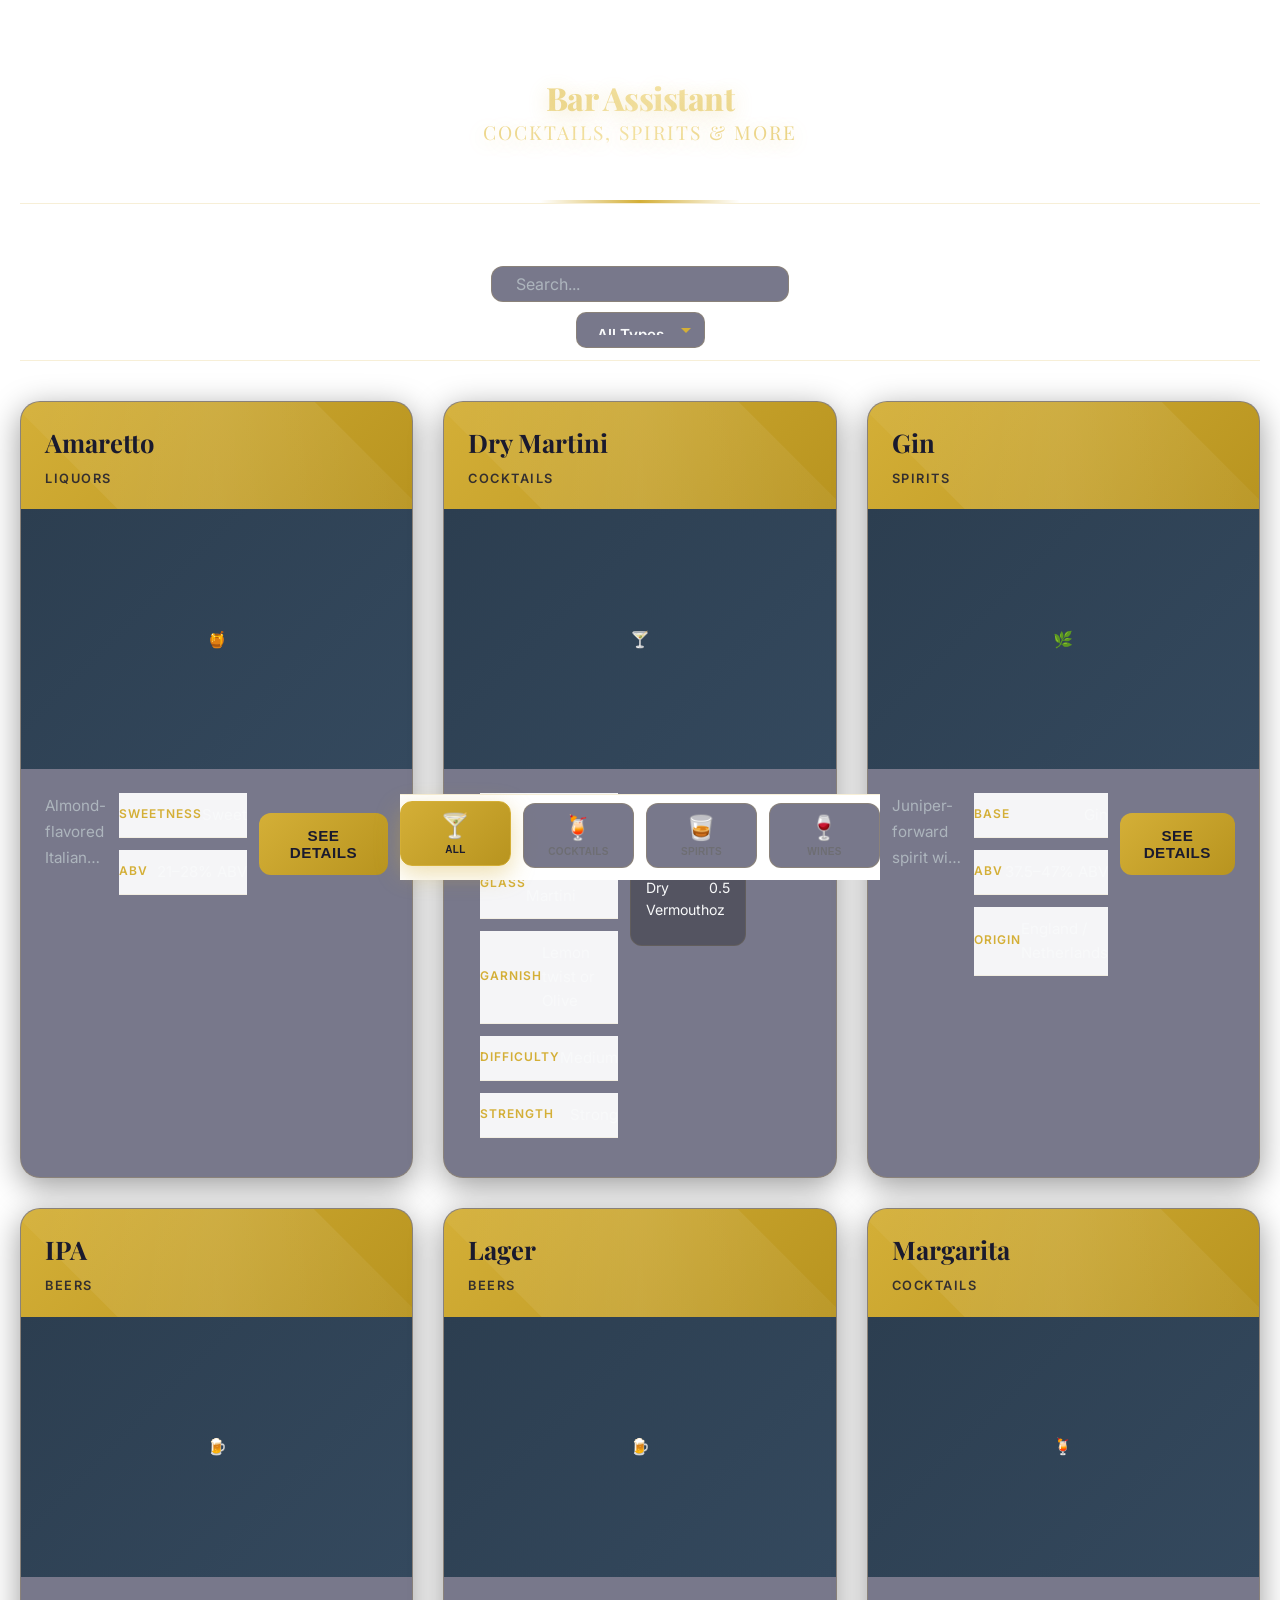
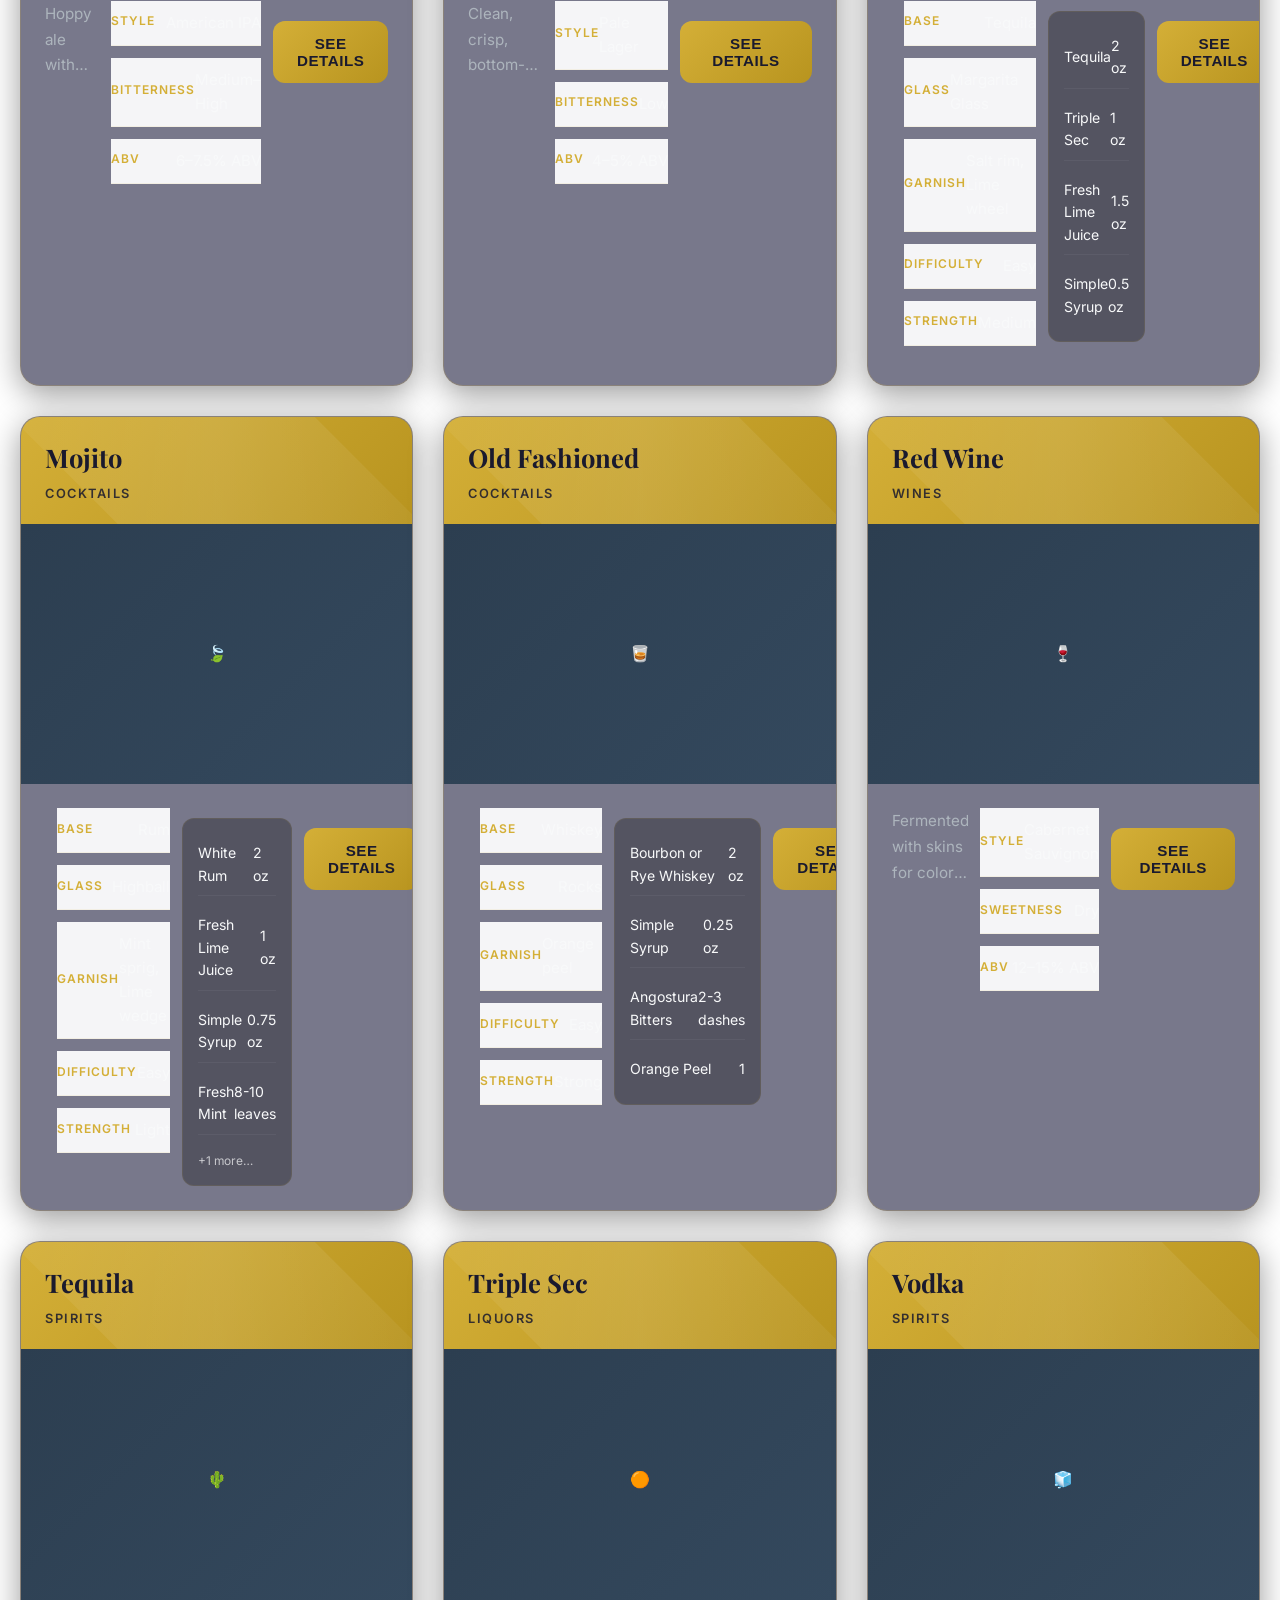
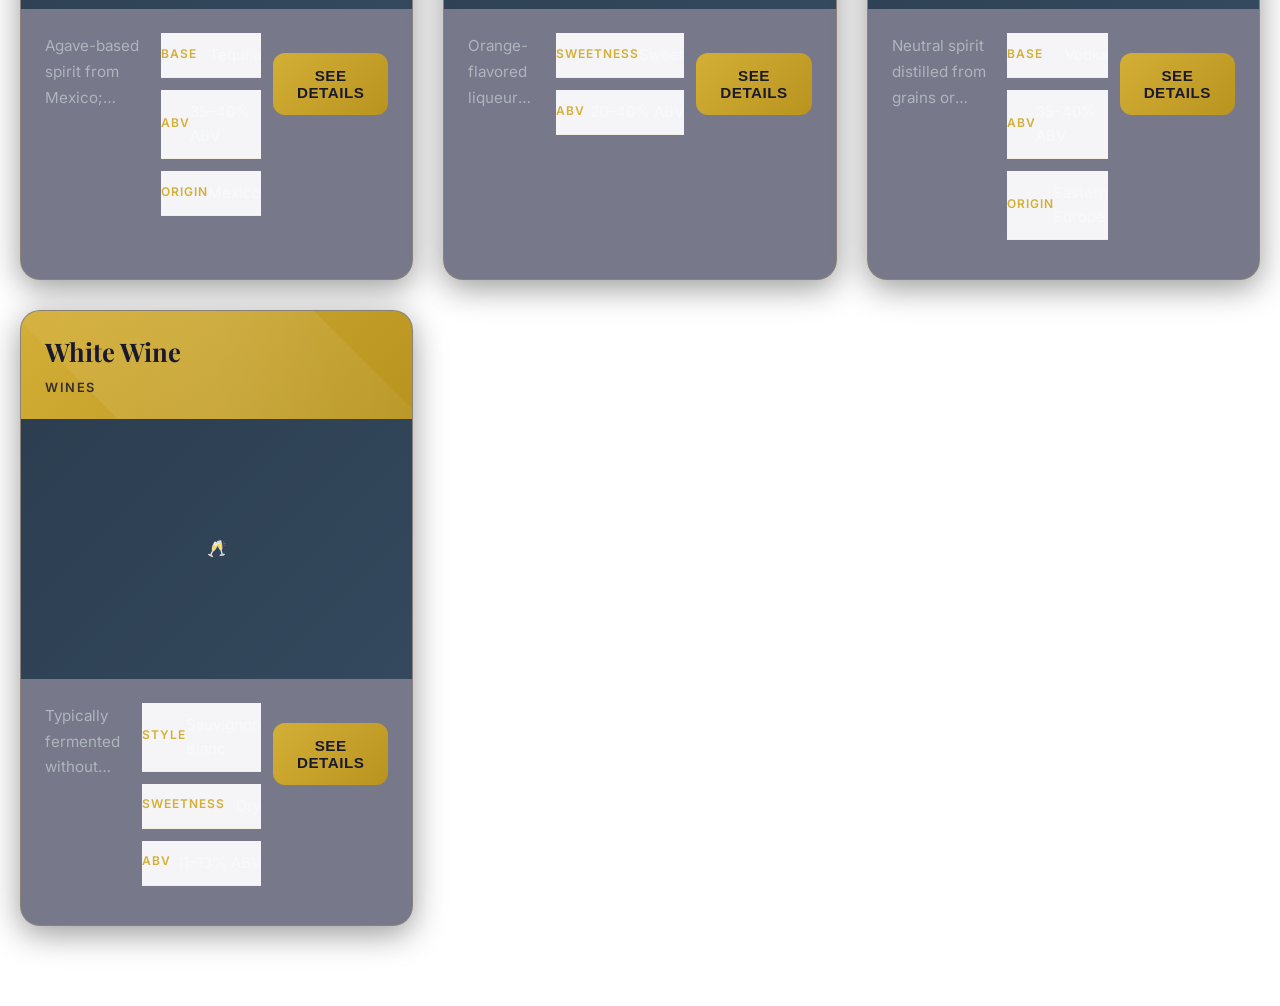
<file: mobile/index.html>
<!DOCTYPE html>
<html lang="en">
<head>
    <meta charset="UTF-8">
    <meta name="viewport" content="width=device-width, initial-scale=1.0">
    <title>Bar Assistant Pro - Cocktails & Spirits Guide</title>
    <link rel="preconnect" href="https://fonts.googleapis.com">
    <link rel="preconnect" href="https://fonts.gstatic.com" crossorigin>
    <link href="https://fonts.googleapis.com/css2?family=Inter:wght@300;400;500;600;700&family=Playfair+Display:wght@700;900&display=swap" rel="stylesheet">
    <link rel="stylesheet" href="styles.css">
    <style>
        * {
            margin: 0;
            padding: 0;
            box-sizing: border-box;
        }

        :root {
            --primary: #d4af37;
            --primary-dark: #b8941f;
            --secondary: #1a1a2e;
            --accent: #e63946;
            --bg-dark: #0f0f1e;
            --bg-card: #1e1e3f;
            --text-light: #f8f9fa;
            --text-gray: #adb5bd;
            --border: rgba(212, 175, 55, 0.2);
            --shadow: rgba(0, 0, 0, 0.4);
        }

        body {
            font-family: 'Inter', -apple-system, BlinkMacSystemFont, 'Segoe UI', sans-serif;
            background: linear-gradient(135deg, var(--bg-dark) 0%, var(--secondary) 100%);
            color: var(--text-light);
            min-height: 100vh;
            padding: 0;
            line-height: 1.6;
        }

        body::before {
            content: '';
            position: fixed;
            top: 0;
            left: 0;
            right: 0;
            bottom: 0;
            background: 
                radial-gradient(circle at 20% 50%, rgba(212, 175, 55, 0.1) 0%, transparent 50%),
                radial-gradient(circle at 80% 80%, rgba(230, 57, 70, 0.1) 0%, transparent 50%);
            pointer-events: none;
            z-index: 0;
        }

        #app {
            max-width: 1600px;
            margin: 0 auto;
            padding: 20px;
            position: relative;
            z-index: 1;
        }

        .topbar {
            text-align: center;
            margin-bottom: 50px;
            padding: 60px 20px 40px;
            position: relative;
        }

        .topbar::after {
            content: '';
            position: absolute;
            bottom: 0;
            left: 50%;
            transform: translateX(-50%);
            width: 200px;
            height: 3px;
            background: linear-gradient(90deg, transparent, var(--primary), transparent);
        }

        .topbar-title {
            font-family: 'Playfair Display', serif;
            font-size: clamp(2.5rem, 5vw, 4.5rem);
            font-weight: 900;
            background: linear-gradient(135deg, var(--primary) 0%, #f4e4a8 50%, var(--primary) 100%);
            -webkit-background-clip: text;
            -webkit-text-fill-color: transparent;
            background-clip: text;
            margin-bottom: 15px;
            letter-spacing: -1px;
            text-shadow: 0 4px 20px rgba(212, 175, 55, 0.3);
        }

        .subtitle {
            color: var(--text-gray);
            font-size: clamp(1rem, 2vw, 1.2rem);
            font-weight: 300;
            letter-spacing: 2px;
            text-transform: uppercase;
        }

        .toolbar {
            margin-bottom: 40px;
            display: flex;
            flex-direction: column;
            align-items: center;
        }

        .search {
            display: flex;
            gap: 15px;
            justify-content: center;
            flex-wrap: wrap;
            max-width: 800px;
            margin-left: auto;
            margin-right: auto;
        }

        #searchInput {
            padding: 16px 24px;
            border: 1px solid var(--border);
            border-radius: 12px;
            background: rgba(30, 30, 63, 0.6);
            backdrop-filter: blur(10px);
            -webkit-backdrop-filter: blur(10px);
            font-size: 1rem;
            color: var(--text-light);
            transition: all 0.3s ease;
            font-family: 'Inter', sans-serif;
            flex: 1;
            min-width: 280px;
        }

        #searchInput::placeholder {
            color: var(--text-gray);
        }

        #searchInput:focus {
            outline: none;
            border-color: var(--primary);
            box-shadow: 0 0 0 3px rgba(212, 175, 55, 0.1);
            background: rgba(30, 30, 63, 0.8);
        }

        .tabbar {
            display: flex;
            gap: 12px;
            justify-content: center;
            flex-wrap: wrap;
            margin-bottom: 20px;
        }

        .tab {
            padding: 10px 20px;
            background: rgba(30, 30, 63, 0.6);
            backdrop-filter: blur(10px);
            -webkit-backdrop-filter: blur(10px);
            border: 1px solid var(--border);
            border-radius: 12px;
            cursor: pointer;
            font-size: 0.95rem;
            font-weight: 500;
            transition: all 0.3s cubic-bezier(0.4, 0, 0.2, 1);
            letter-spacing: 0.5px;
        }

        .tab.active {
            background: linear-gradient(135deg, var(--primary) 0%, var(--primary-dark) 100%);
            border-color: var(--primary);
            transform: translateY(-2px);
            box-shadow: 0 8px 24px rgba(212, 175, 55, 0.4);
            color: var(--secondary);
        }

        .content-list {
            display: grid;
            grid-template-columns: repeat(auto-fill, minmax(340px, 1fr));
            gap: 30px;
            margin-bottom: 60px;
        }

        .card {
            background: rgba(30, 30, 63, 0.6);
            backdrop-filter: blur(10px);
            -webkit-backdrop-filter: blur(10px);
            border-radius: 20px;
            overflow: hidden;
            border: 1px solid var(--border);
            transition: all 0.4s cubic-bezier(0.4, 0, 0.2, 1);
            box-shadow: 0 8px 32px var(--shadow);
            cursor: pointer;
            position: relative;
        }

        .card::before {
            content: '';
            position: absolute;
            top: 0;
            left: 0;
            right: 0;
            bottom: 0;
            background: linear-gradient(135deg, rgba(212, 175, 55, 0.05) 0%, transparent 100%);
            opacity: 0;
            transition: opacity 0.4s;
            pointer-events: none;
        }

        .card:hover {
            transform: translateY(-8px);
            box-shadow: 0 20px 60px rgba(0, 0, 0, 0.6), 0 0 0 1px var(--primary);
            border-color: var(--primary);
        }

        .card:hover::before {
            opacity: 1;
        }

        .card-header {
            background: linear-gradient(135deg, var(--primary) 0%, var(--primary-dark) 100%);
            padding: 20px 24px;
            color: var(--secondary);
            position: relative;
            overflow: hidden;
        }

        .card-header::after {
            content: '';
            position: absolute;
            top: -50%;
            right: -50%;
            width: 200%;
            height: 200%;
            background: linear-gradient(45deg, transparent, rgba(255, 255, 255, 0.1), transparent);
            transform: rotate(45deg);
            transition: all 0.5s;
        }

        .card:hover .card-header::after {
            right: -200%;
        }

        .card-header h3 {
            font-family: 'Playfair Display', serif;
            font-size: 1.6rem;
            margin-bottom: 6px;
            font-weight: 700;
            position: relative;
            z-index: 1;
        }

        .card-category {
            font-size: 0.8rem;
            opacity: 0.85;
            font-weight: 600;
            text-transform: uppercase;
            letter-spacing: 1.5px;
            position: relative;
            z-index: 1;
        }

        .card-image {
            width: 100%;
            height: 260px;
            background: linear-gradient(135deg, #2c3e50 0%, #34495e 100%);
            display: flex;
            align-items: center;
            justify-content: center;
            position: relative;
            overflow: hidden;
        }

        .card-image img {
            width: 100%;
            height: 100%;
            object-fit: cover;
            transition: transform 0.6s cubic-bezier(0.4, 0, 0.2, 1);
        }

        .card:hover .card-image img {
            transform: scale(1.1);
        }

        .card-image-placeholder {
            font-size: 5rem;
            filter: drop-shadow(0 4px 8px rgba(0, 0, 0, 0.3));
        }

        .card-content {
            padding: 24px;
        }

        .card-description {
            font-size: 0.95rem;
            color: var(--text-gray);
            margin-bottom: 20px;
            line-height: 1.7;
            display: -webkit-box;
            -webkit-line-clamp: 3;
            line-clamp: 3;  /* Standard property */
            -webkit-box-orient: vertical;
            overflow: hidden;
        }

        .card-details {
            display: flex;
            flex-direction: column;
            gap: 12px;
            font-size: 0.9rem;
            margin-bottom: 15px;
        }

        .detail-item {
            padding: 10px 0;
            border-bottom: 1px solid rgba(212, 175, 55, 0.1);
            display: flex;
            justify-content: space-between;
            align-items: center;
        }

        .detail-label {
            color: var(--primary);
            font-weight: 600;
            text-transform: uppercase;
            font-size: 0.75rem;
            letter-spacing: 1px;
        }

        .detail-value {
            color: var(--text-light);
            font-weight: 400;
        }

        .modal {
            display: none;
            position: fixed;
            top: 0;
            left: 0;
            width: 100%;
            height: 100%;
            background: rgba(0, 0, 0, 0.85);
            backdrop-filter: blur(8px);
            -webkit-backdrop-filter: blur(8px);
            z-index: 2000;
            justify-content: center;
            align-items: center;
            padding: 20px;
            overflow-y: auto;
            animation: fadeIn 0.3s ease;
        }

        @keyframes fadeIn {
            from { opacity: 0; }
            to { opacity: 1; }
        }

        .modal.active {
            display: flex;
        }

        .modal-content {
            background: rgba(30, 30, 63, 0.6);
            backdrop-filter: blur(10px);
            -webkit-backdrop-filter: blur(10px);
            border-radius: 20px;
            padding: 20px;
            width: 100%;
            max-width: 600px;
            margin: 0 auto;
            box-shadow: 0 8px 32px var(--shadow);
        }

        .modal-header {
            display: flex;
            justify-content: space-between;
            align-items: center;
            margin-bottom: 20px;
        }

        .close-modal {
            font-size: 1.5rem;
            cursor: pointer;
            background: none;
            border: none;
            padding: 0;
            margin: 0;
            color: var(--text-gray);
        }

        .close-modal:hover {
            color: var(--primary);
        }

        .modal-body {
            padding: 20px;
        }

        .detail-title {
            font-size: 1.6rem;
            font-weight: 700;
            margin-bottom: 10px;
        }

        .detail-section {
            margin-bottom: 20px;
        }

        .section-title {
            font-size: 1.2rem;
            font-weight: 600;
            margin-bottom: 10px;
        }

        .detail-grid {
            display: grid;
            grid-template-columns: repeat(2, 1fr);
            gap: 10px;
        }

        .detail-item {
            padding: 10px 0;
            border-bottom: 1px solid rgba(212, 175, 55, 0.1);
            display: flex;
            justify-content: space-between;
            align-items: center;
        }

        .detail-label {
            color: var(--primary);
            font-weight: 600;
            text-transform: uppercase;
            font-size: 0.75rem;
            letter-spacing: 1px;
        }

        .detail-value {
            color: var(--text-light);
            font-weight: 400;
        }

        .ingredients-list {
            background: rgba(0, 0, 0, 0.3);
            padding: 15px;
            border-radius: 12px;
            margin-top: 10px;
            font-size: 0.88rem;
            border: 1px solid rgba(212, 175, 55, 0.1);
        }

        .ingredient {
            display: flex;
            justify-content: space-between;
            padding: 8px 0;
            border-bottom: 1px solid rgba(255, 255, 255, 0.05);
            align-items: center;
        }

        .ingredient:last-child {
            border-bottom: none;
        }

        .expand-btn {
            margin-top: 20px;
            padding: 14px 24px;
            background: linear-gradient(135deg, var(--primary) 0%, var(--primary-dark) 100%);
            color: var(--secondary);
            border: none;
            border-radius: 12px;
            cursor: pointer;
            font-weight: 600;
            width: 100%;
            transition: all 0.3s cubic-bezier(0.4, 0, 0.2, 1);
            font-size: 0.95rem;
            letter-spacing: 0.5px;
            text-transform: uppercase;
        }

        .expand-btn:hover {
            background: linear-gradient(135deg, var(--primary-dark) 0%, var(--primary) 100%);
            transform: translateY(-2px);
            box-shadow: 0 8px 24px rgba(212, 175, 55, 0.4);
        }

        .sheet {
            background: rgba(30, 30, 63, 0.95);
            backdrop-filter: blur(15px);
            -webkit-backdrop-filter: blur(15px);
            border-radius: 20px;
            width: 100%;
            max-width: 700px;
            max-height: 85vh;
            overflow-y: auto;
            box-shadow: 0 20px 60px rgba(0, 0, 0, 0.8);
            border: 1px solid var(--border);
        }

        .sheet-header {
            position: sticky;
            top: 0;
            background: linear-gradient(135deg, var(--primary) 0%, var(--primary-dark) 100%);
            padding: 25px 30px;
            border-bottom: 1px solid rgba(212, 175, 55, 0.3);
            display: flex;
            justify-content: space-between;
            align-items: center;
            z-index: 10;
        }

        .sheet-header h2 {
            font-family: 'Playfair Display', serif;
            font-size: 1.8rem;
            color: var(--secondary);
            margin: 0;
        }

        .icon-btn {
            width: 40px;
            height: 40px;
            border-radius: 50%;
            border: none;
            background: rgba(0, 0, 0, 0.3);
            color: var(--secondary);
            font-size: 1.5rem;
            cursor: pointer;
            transition: all 0.3s;
            display: flex;
            align-items: center;
            justify-content: center;
        }

        .icon-btn:hover {
            background: var(--secondary);
            color: var(--primary);
            transform: rotate(90deg);
        }

        .sheet-body {
            padding: 30px;
        }

        .modal-section {
            margin-bottom: 30px;
            padding-bottom: 25px;
            border-bottom: 1px solid rgba(212, 175, 55, 0.1);
        }

        .modal-section:last-child {
            border-bottom: none;
        }

        .modal-section h3 {
            font-family: 'Playfair Display', serif;
            font-size: 1.4rem;
            margin-bottom: 15px;
            color: var(--primary);
            position: relative;
            padding-bottom: 10px;
        }

        .modal-section h3::after {
            content: '';
            position: absolute;
            bottom: 0;
            left: 0;
            width: 50px;
            height: 3px;
            background: var(--primary);
            border-radius: 3px;
        }

        .modal-section p {
            line-height: 1.8;
            color: var(--text-light);
            font-size: 1rem;
        }

        .tag {
            display: inline-block;
            padding: 6px 14px;
            background: rgba(212, 175, 55, 0.15);
            border: 1px solid rgba(212, 175, 55, 0.3);
            border-radius: 20px;
            font-size: 0.8rem;
            font-weight: 600;
            color: var(--primary);
            margin-right: 8px;
            margin-bottom: 8px;
            text-transform: uppercase;
            letter-spacing: 0.5px;
        }

        .ingredient-item {
            display: flex;
            justify-content: space-between;
            padding: 12px 0;
            border-bottom: 1px solid rgba(212, 175, 55, 0.1);
            font-size: 0.95rem;
        }

        .ingredient-item:last-child {
            border-bottom: none;
        }

        .ingredient-item span:first-child {
            color: var(--text-light);
            font-weight: 500;
        }

        .ingredient-item span:last-child {
            color: var(--primary);
            font-weight: 600;
        }

        .modal-section ol {
            padding-left: 25px;
            color: var(--text-light);
        }

        .modal-section ol li {
            margin-bottom: 12px;
            line-height: 1.7;
            font-size: 0.95rem;
        }

        .no-results {
            text-align: center;
            padding: 80px 30px;
            color: var(--text-gray);
            grid-column: 1 / -1;
        }

        .no-results-icon {
            font-size: 4rem;
            margin-bottom: 20px;
            opacity: 0.5;
        }

        .btn {
            padding: 12px 20px;
            border: 1px solid var(--border);
            border-radius: 10px;
            background: rgba(30, 30, 63, 0.6);
            color: var(--text-light);
            font-size: 0.95rem;
            cursor: pointer;
            transition: all 0.3s;
            font-family: 'Inter', sans-serif;
        }

        .btn:hover {
            background: rgba(212, 175, 55, 0.1);
            border-color: var(--primary);
        }

        .btn:focus {
            outline: none;
            border-color: var(--primary);
            box-shadow: 0 0 0 3px rgba(212, 175, 55, 0.1);
        }

        select.btn {
            appearance: none;
            background-image: url("data:image/svg+xml,%3Csvg xmlns='http://www.w3.org/2000/svg' width='12' height='12' viewBox='0 0 12 12'%3E%3Cpath fill='%23d4af37' d='M6 9L1 4h10z'/%3E%3C/svg%3E");
            background-repeat: no-repeat;
            background-position: right 12px center;
            padding-right: 40px;
        }

        @media (max-width: 768px) {
            .topbar {
                padding: 30px 15px 20px;
            }

            .topbar-title h1 {
                font-size: 2rem;
            }

            .toolbar {
                padding: 0 15px;
            }

            .search {
                flex-direction: column;
                width: 100%;
            }

            #searchInput {
                width: 100%;
                min-width: auto;
            }

            .btn {
                width: 100%;
            }

            .content-list {
                grid-template-columns: 1fr;
                padding: 15px;
            }

            .card-header h3 {
                font-size: 1.3rem;
            }

            .card-image {
                height: 200px;
                font-size: 3.5rem;
            }

            .sheet {
                max-width: 100%;
                max-height: 95vh;
                border-radius: 20px 20px 0 0;
            }

            .sheet-header {
                padding: 20px;
            }

            .sheet-header h2 {
                font-size: 1.5rem;
            }

            .sheet-body {
                padding: 20px;
            }
        }
    </style>
</head>
<body>
    <div id="app">
        <div class="topbar">
            <div class="topbar-title">
                <h1>Bar Assistant</h1>
                <p class="subtitle">Cocktails, Spirits & More</p>
            </div>
        </div>

        <div class="toolbar">
            <div class="search">
                <input type="text" id="searchInput" placeholder="Search..." aria-label="Search drinks">
            </div>
            <select id="filterSelect" class="btn btn-light" aria-label="Filter by base spirit">
                <option value="">All Types</option>
                <option value="vodka">Vodka</option>
                <option value="gin">Gin</option>
                <option value="rum">Rum</option>
                <option value="tequila">Tequila</option>
                <option value="whiskey">Whiskey</option>
                <option value="bourbon">Bourbon</option>
            </select>
        </div>

        <div id="contentArea" class="content-list">
            <!-- Dynamic content -->
        </div>

        <div class="tabbar">
            <button class="tab active" data-category="all" aria-label="All items">
                <span class="icon">🍸</span>
                <span class="label">ALL</span>
            </button>
            <button class="tab" data-category="cocktails" aria-label="Cocktails">
                <span class="icon">🍹</span>
                <span class="label">COCKTAILS</span>
            </button>
            <button class="tab" data-category="spirits" aria-label="Spirits">
                <span class="icon">🥃</span>
                <span class="label">SPIRITS</span>
            </button>
            <button class="tab" data-category="wines" aria-label="Wines">
                <span class="icon">🍷</span>
                <span class="label">WINES</span>
            </button>
        </div>
    </div>

    <!-- Modal -->
    <div class="modal" id="detailModal">
        <div class="sheet">
            <div class="sheet-header">
                <h2 id="modalTitle">Details</h2>
                <button class="icon-btn" onclick="closeModal()" aria-label="Close">&times;</button>
            </div>
            <div class="sheet-body" id="modalBody">
                <!-- Dynamic modal content -->
            </div>
        </div>
    </div>

    <script src="app.js"></script>
</body>
</html>
</file>
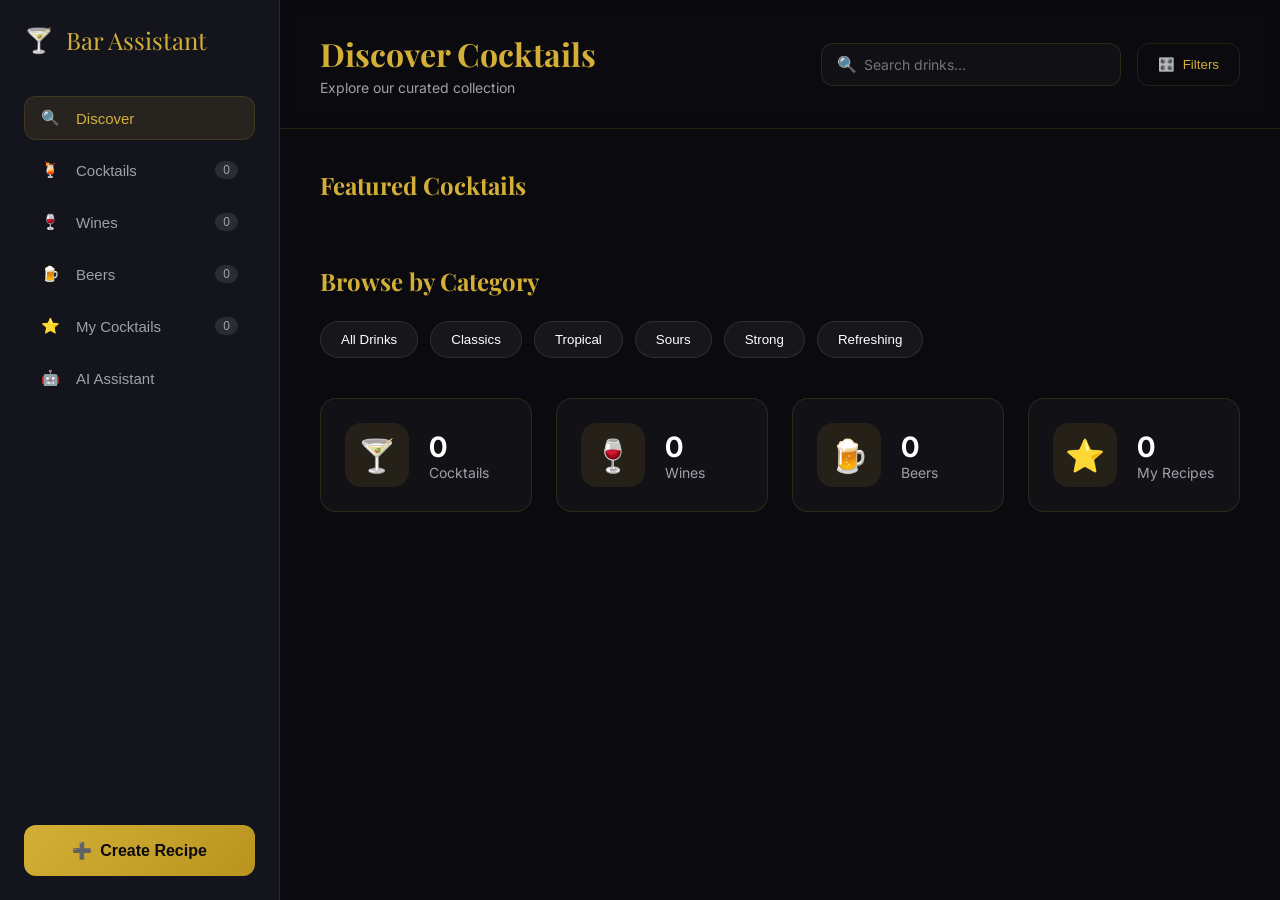
<file: v2/index.html>
<!DOCTYPE html>
<html lang="en">
<head>
  <meta charset="UTF-8">
  <meta name="viewport" content="width=device-width, initial-scale=1.0">
  <title>Bar Assistant Pro - Master Mixologist</title>
  <link rel="preconnect" href="https://fonts.googleapis.com">
  <link rel="preconnect" href="https://fonts.gstatic.com" crossorigin>
  <link href="https://fonts.googleapis.com/css2?family=Inter:wght@300;400;500;600;700;800;900&family=Playfair+Display:wght@700;800;900&display=swap" rel="stylesheet">
  <link rel="stylesheet" href="./styles.css">
</head>
<body>
  <!-- Sidebar Navigation -->
  <aside class="sidebar">
    <div class="sidebar-header">
      <div class="logo">
        <span class="logo-icon">🍸</span>
        <span class="logo-text">Bar Assistant</span>
      </div>
    </div>
    
    <nav class="sidebar-nav">
      <button class="nav-item active" data-view="discover">
        <span class="nav-icon">🔍</span>
        <span class="nav-label">Discover</span>
      </button>
      <button class="nav-item" data-view="cocktails">
        <span class="nav-icon">🍹</span>
        <span class="nav-label">Cocktails</span>
        <span class="nav-count" id="cocktailCount">0</span>
      </button>
      <button class="nav-item" data-view="wines">
        <span class="nav-icon">🍷</span>
        <span class="nav-label">Wines</span>
        <span class="nav-count" id="wineCount">0</span>
      </button>
      <button class="nav-item" data-view="beers">
        <span class="nav-icon">🍺</span>
        <span class="nav-label">Beers</span>
        <span class="nav-count" id="beerCount">0</span>
      </button>
      <button class="nav-item" data-view="custom">
        <span class="nav-icon">⭐</span>
        <span class="nav-label">My Cocktails</span>
        <span class="nav-count" id="customCount">0</span>
      </button>
      <button class="nav-item" data-view="assistant">
        <span class="nav-icon">🤖</span>
        <span class="nav-label">AI Assistant</span>
      </button>
    </nav>

    <div class="sidebar-footer">
      <button class="btn-create" id="btnCreateCocktail">
        <span>➕</span>
        <span>Create Recipe</span>
      </button>
    </div>
  </aside>

  <!-- Main Content -->
  <main class="main-content">
    <!-- Header -->
    <header class="content-header">
      <div class="header-left">
        <h1 class="page-title" id="pageTitle">Discover Cocktails</h1>
        <p class="page-subtitle" id="pageSubtitle">Explore our curated collection</p>
      </div>
      <div class="header-right">
        <div class="search-box">
          <span class="search-icon">🔍</span>
          <input type="search" id="searchInput" placeholder="Search drinks..." class="search-input">
        </div>
        <button class="btn-filter" id="btnFilter">
          <span>🎛️</span>
          <span>Filters</span>
        </button>
      </div>
    </header>

    <!-- Views Container -->
    <div class="views-container">
      
      <!-- Discover View -->
      <section class="view active" id="discoverView">
        <div class="featured-section">
          <h2 class="section-title">Featured Cocktails</h2>
          <div class="featured-grid" id="featuredGrid"></div>
        </div>
        
        <div class="category-section">
          <h2 class="section-title">Browse by Category</h2>
          <div class="category-pills">
            <button class="pill" data-category="all">All Drinks</button>
            <button class="pill" data-category="classic">Classics</button>
            <button class="pill" data-category="tropical">Tropical</button>
            <button class="pill" data-category="sour">Sours</button>
            <button class="pill" data-category="strong">Strong</button>
            <button class="pill" data-category="refreshing">Refreshing</button>
          </div>
        </div>

        <div class="quick-stats">
          <div class="stat-card">
            <div class="stat-icon">🍸</div>
            <div class="stat-info">
              <div class="stat-value" id="totalCocktails">0</div>
              <div class="stat-label">Cocktails</div>
            </div>
          </div>
          <div class="stat-card">
            <div class="stat-icon">🍷</div>
            <div class="stat-info">
              <div class="stat-value" id="totalWines">0</div>
              <div class="stat-label">Wines</div>
            </div>
          </div>
          <div class="stat-card">
            <div class="stat-icon">🍺</div>
            <div class="stat-info">
              <div class="stat-value" id="totalBeers">0</div>
              <div class="stat-label">Beers</div>
            </div>
          </div>
          <div class="stat-card">
            <div class="stat-icon">⭐</div>
            <div class="stat-info">
              <div class="stat-value" id="totalCustom">0</div>
              <div class="stat-label">My Recipes</div>
            </div>
          </div>
        </div>
      </section>

      <!-- Cocktails/Wines/Beers View -->
      <section class="view" id="listView">
        <div class="results-header">
          <span class="results-count" id="resultsCount">0 results</span>
        </div>
        <div class="items-grid" id="itemsGrid"></div>
      </section>

      <!-- Custom Cocktails View -->
      <section class="view" id="customView">
        <div class="empty-custom" id="emptyCustom">
          <div class="empty-icon">⭐</div>
          <h3>No custom cocktails yet</h3>
          <p>Create your signature recipes and save them here</p>
          <button class="btn-primary" onclick="document.getElementById('btnCreateCocktail').click()">
            Create Your First Recipe
          </button>
        </div>
        <div class="items-grid" id="customGrid"></div>
      </section>

      <!-- AI Assistant View -->
      <section class="view" id="assistantView">
        <div class="chat-container">
          <div class="chat-header">
            <div class="chat-avatar">🤖</div>
            <div>
              <h3>AI Mixologist</h3>
              <p>Ask me anything about cocktails!</p>
            </div>
          </div>
          
          <div class="chat-messages" id="chatMessages">
            <div class="message bot">
              <div class="message-avatar">🤖</div>
              <div class="message-content">
                <p>Hello! I'm your AI mixologist assistant. I can help you:</p>
                <ul>
                  <li>Recommend cocktails based on your preferences</li>
                  <li>Suggest drinks for specific occasions</li>
                  <li>Find recipes by ingredients</li>
                  <li>Answer questions about spirits and techniques</li>
                </ul>
                <p>What can I help you with today?</p>
              </div>
            </div>
          </div>

          <div class="chat-suggestions" id="chatSuggestions">
            <button class="suggestion-chip">Recommend a tropical cocktail</button>
            <button class="suggestion-chip">What can I make with gin?</button>
            <button class="suggestion-chip">Best cocktail for summer?</button>
            <button class="suggestion-chip">Easy drinks for beginners</button>
          </div>

          <form class="chat-input-form" id="chatForm">
            <input type="text" class="chat-input" id="chatInput" placeholder="Ask me anything..." autocomplete="off">
            <button type="submit" class="chat-send">
              <span>Send</span>
              <span>→</span>
            </button>
          </form>
        </div>
      </section>

    </div>
  </main>

  <!-- Detail Modal -->
  <div class="modal" id="detailModal">
    <div class="modal-overlay"></div>
    <div class="modal-content modal-detail">
      <button class="modal-close" id="closeDetail">✕</button>
      <div class="detail-header">
        <div class="detail-emoji" id="detailEmoji">🍸</div>
        <div class="detail-title-wrap">
          <h2 class="detail-title" id="detailTitle">Cocktail Name</h2>
          <div class="detail-meta" id="detailMeta"></div>
        </div>
      </div>
      <div class="detail-body" id="detailBody"></div>
    </div>
  </div>

  <!-- Create/Edit Cocktail Modal -->
  <div class="modal" id="createModal">
    <div class="modal-overlay"></div>
    <div class="modal-content modal-form">
      <button class="modal-close" id="closeCreate">✕</button>
      <h2 class="modal-title" id="createModalTitle">Create Custom Cocktail</h2>
      
      <form class="cocktail-form" id="cocktailForm">
        <div class="form-group">
          <label>Name *</label>
          <input type="text" id="formName" required placeholder="My Signature Cocktail">
        </div>

        <div class="form-row">
          <div class="form-group">
            <label>Base Spirit *</label>
            <select id="formBase" required>
              <option value="">Select...</option>
              <option value="vodka">Vodka</option>
              <option value="gin">Gin</option>
              <option value="rum">Rum</option>
              <option value="tequila">Tequila</option>
              <option value="whiskey">Whiskey</option>
              <option value="brandy">Brandy</option>
              <option value="other">Other</option>
            </select>
          </div>

          <div class="form-group">
            <label>Glass Type</label>
            <select id="formGlass">
              <option value="">Select...</option>
              <option value="rocks">Rocks</option>
              <option value="highball">Highball</option>
              <option value="coupe">Coupe</option>
              <option value="martini">Martini</option>
              <option value="flute">Flute</option>
            </select>
          </div>
        </div>

        <div class="form-group">
          <label>Description</label>
          <textarea id="formDescription" rows="3" placeholder="Describe your cocktail..."></textarea>
        </div>

        <div class="form-group">
          <label>Ingredients *</label>
          <div id="ingredientsList"></div>
          <button type="button" class="btn-add-ingredient" id="btnAddIngredient">+ Add Ingredient</button>
        </div>

        <div class="form-group">
          <label>Preparation Steps</label>
          <textarea id="formSteps" rows="4" placeholder="1. Step one&#10;2. Step two&#10;3. Step three..."></textarea>
        </div>

        <div class="form-actions">
          <button type="button" class="btn-secondary" id="btnCancelCreate">Cancel</button>
          <button type="submit" class="btn-primary" id="btnSubmitCreate">Save Recipe</button>
        </div>
      </form>
    </div>
  </div>

  <!-- Filter Modal -->
  <div class="modal" id="filterModal">
    <div class="modal-overlay"></div>
    <div class="modal-content modal-filter">
      <button class="modal-close" id="closeFilter">✕</button>
      <h2 class="modal-title">Filter Drinks</h2>
      
      <div class="filter-section">
        <h3>Base Spirit</h3>
        <div class="filter-chips" id="filterBase"></div>
      </div>

      <div class="filter-section">
        <h3>Strength</h3>
        <div class="filter-chips" id="filterStrength"></div>
      </div>

      <div class="filter-section">
        <h3>Technique</h3>
        <div class="filter-chips" id="filterTechnique"></div>
      </div>

      <div class="filter-actions">
        <button class="btn-secondary" id="btnResetFilters">Reset</button>
        <button class="btn-primary" id="btnApplyFilters">Apply Filters</button>
      </div>
    </div>
  </div>

  <script src="./database.js"></script>
  <script src="./app.js"></script>
</body>
</html>
</file>
<file: mobile/styles.css>
:root {
  --primary: #1a1a1a;
  --bg-primary: #ffffff;
  --bg-secondary: #f5f5f7;
  --bg-tertiary: #e5e5e7;
  --text-primary: #1d1d1f;
  --text-secondary: #6e6e73;
  --border: #d2d2d7;
  --accent-blue: #007aff;
  --accent-red: #ff3b30;
  --accent-green: #34c759;
  --accent-orange: #ff9500;
  --accent-yellow: #ffcc00;
  --accent-teal: #5ac8fa;
  --accent-purple: #af52de;
  --accent-pink: #ff2d55;
  --shadow-sm: 0 1px 2px rgba(0, 0, 0, 0.05);
  --shadow: 0 4px 6px -1px rgba(0, 0, 0, 0.1), 0 2px 4px -1px rgba(0, 0, 0, 0.06);
  --shadow-md: 0 10px 15px -3px rgba(0, 0, 0, 0.1), 0 4px 6px -2px rgba(0, 0, 0, 0.05);
  --shadow-lg: 0 20px 25px -5px rgba(0, 0, 0, 0.1), 0 10px 10px -5px rgba(0, 0, 0, 0.04);
  --shadow-xl: 0 25px 50px -12px rgba(0, 0, 0, 0.25);
  --shadow-2xl: 0 25px 50px -12px rgba(0, 0, 0, 0.5);
  --shadow-inner: inset 0 2px 4px 0 rgba(0, 0, 0, 0.06);
  --shadow-outline: 0 0 0 3px rgba(0, 132, 255, 0.5);
  --shadow-none: 0 0 #0000;
  --border-radius: 0.5rem;
  --border-radius-lg: 0.75rem;
}

body {
  font-family: 'Inter', -apple-system, BlinkMacSystemFont, 'SF Pro', sans-serif;
  background: var(--bg-secondary);
  color: var(--text-primary);
  line-height: 1.4;
  overscroll-behavior-y: contain;
  overflow-x: hidden;
  transition: background-color 0.3s ease, color 0.3s ease;
  min-height: 100vh;
  background: var(--bg-primary);
}

#app {
  max-width: 480px;
  margin: 0 auto;
  position: relative;
  min-height: 100vh;
  background: var(--bg-primary);
}

/* ===== TOPBAR ===== */
.topbar {
  position: sticky;
  top: 0;
  z-index: 100;
  background: var(--bg-primary);
  border-bottom: 0.5px solid var(--border);
  padding: 56px 20px 16px;
  height: var(--topbar-height);
}

.topbar-title h1 {
  font-size: 32px;
  font-weight: 800;
  letter-spacing: -0.5px;
  line-height: 1.1;
}

.subtitle {
  font-size: 13px;
  color: var(--text-secondary);
  margin-top: 2px;
  font-weight: 400;
}

/* ===== TOOLBAR ===== */
.toolbar {
  position: sticky;
  top: var(--topbar-height);
  z-index: 90;
  background: var(--bg-primary);
  display: flex;
  gap: 10px;
  padding: 12px 20px;
  border-bottom: 0.5px solid var(--border);
  height: var(--toolbar-height);
}

.search {
  flex: 1;
}

.search input {
  width: 100%;
  height: 36px;
  border-radius: 10px;
  border: none;
  background: var(--bg-secondary);
  padding: 0 12px;
  font-size: 15px;
  font-weight: 400;
  color: var(--text-primary);
  transition: background 0.2s;
}

.search input::placeholder {
  color: var(--text-secondary);
}

.search input:focus {
  outline: none;
  background: var(--bg-tertiary);
}

.btn {
  height: 36px;
  padding: 0 16px;
  border-radius: 10px;
  border: none;
  font-size: 15px;
  font-weight: 600;
  cursor: pointer;
  transition: all 0.2s;
  white-space: nowrap;
}

.btn-dark {
  background: var(--primary);
  color: #fff;
}

.btn-dark:active {
  opacity: 0.8;
  transform: scale(0.98);
}

.btn-light {
  background: var(--bg-secondary);
  color: var(--text-primary);
}

.btn-light:active {
  background: var(--bg-tertiary);
}

/* ===== CONTENT LIST ===== */
.content-list {
  padding: 16px 20px calc(var(--tabbar-height) + 20px);
  display: flex;
  flex-direction: column;
  gap: 12px;
}

/* ===== CARD ===== */
.card {
  background: var(--bg-secondary);
  border-radius: var(--radius-md);
  overflow: hidden;
  cursor: pointer;
  transition: transform 0.2s, box-shadow 0.2s;
  border: 0.5px solid var(--border);
}

.card:active {
  transform: scale(0.98);
  box-shadow: var(--shadow-md);
}

.card-content {
  padding: 16px;
  display: flex;
  gap: 12px;
  align-items: flex-start;
}

.card-emoji {
  font-size: 48px;
  flex-shrink: 0;
  width: 64px;
  height: 64px;
  display: flex;
  align-items: center;
  justify-content: center;
  background: rgba(255, 255, 255, 0.5);
  border-radius: 12px;
}

.card-info {
  flex: 1;
  min-width: 0;
}

.card-title {
  font-size: 18px;
  font-weight: 700;
  margin-bottom: 2px;
  color: var(--text-primary);
}

.card-subtitle {
  font-size: 14px;
  color: var(--text-secondary);
  margin-bottom: 8px;
}

.card-tags {
  display: flex;
  gap: 6px;
  flex-wrap: wrap;
}

.tag {
  display: inline-flex;
  align-items: center;
  padding: 4px 10px;
  border-radius: 6px;
  font-size: 12px;
  font-weight: 500;
  background: rgba(0, 0, 0, 0.05);
  color: var(--text-primary);
}

.tag-star {
  background: var(--accent-yellow);
  color: #000;
}

/* ===== TABBAR ===== */
.tabbar {
  position: fixed;
  bottom: 0;
  left: 0;
  right: 0;
  height: var(--tabbar-height);
  background: var(--bg-primary);
  border-top: 0.5px solid var(--border);
  display: flex;
  justify-content: space-around;
  padding: 8px 0 12px;
  z-index: 100;
  max-width: 480px;
  margin: 0 auto;
}

.tab {
  flex: 1;
  display: flex;
  flex-direction: column;
  align-items: center;
  justify-content: center;
  gap: 4px;
  background: none;
  border: none;
  cursor: pointer;
  color: var(--text-secondary);
  transition: color 0.2s;
  padding: 0;
}

.tab.active {
  color: var(--text-primary);
}

.tab .icon {
  font-size: 24px;
}

.tab .label {
  font-size: 10px;
  font-weight: 600;
  letter-spacing: 0.3px;
}

/* ===== MODAL ===== */
.modal {
  display: none;
  position: fixed;
  inset: 0;
  z-index: 1000;
  background: rgba(0, 0, 0, 0.4);
  backdrop-filter: blur(8px);
  -webkit-backdrop-filter: blur(8px);
  animation: fadeIn 0.3s ease;
}

.modal.active {
  display: flex;
  align-items: flex-end;
  justify-content: center;
}

@keyframes fadeIn {
  from {
    opacity: 0;
  }
  to {
    opacity: 1;
  }
}

@keyframes slideUp {
  from {
    transform: translateY(100%);
  }
  to {
    transform: translateY(0);
  }
}

/* ===== SHEET ===== */
.sheet {
  background: var(--bg-primary);
  border-radius: var(--radius-lg) var(--radius-lg) 0 0;
  width: 100%;
  max-width: 480px;
  max-height: 90vh;
  display: flex;
  flex-direction: column;
  animation: slideUp 0.35s cubic-bezier(0.25, 0.46, 0.45, 0.94);
  box-shadow: var(--shadow-lg);
}

.sheet-bottom {
  max-height: 70vh;
}

.sheet-header {
  display: flex;
  justify-content: space-between;
  align-items: center;
  padding: 20px 20px 12px;
  border-bottom: 0.5px solid var(--border);
  flex-shrink: 0;
}

.sheet-header h2 {
  font-size: 22px;
  font-weight: 700;
}

.icon-btn {
  width: 32px;
  height: 32px;
  border-radius: 50%;
  border: none;
  background: var(--bg-secondary);
  color: var(--text-primary);
  font-size: 20px;
  display: flex;
  align-items: center;
  justify-content: center;
  cursor: pointer;
  transition: background 0.2s;
}

.icon-btn:active {
  background: var(--bg-tertiary);
}

.sheet-body {
  flex: 1;
  overflow-y: auto;
  padding: 20px;
  -webkit-overflow-scrolling: touch;
}

.sheet-actions {
  display: flex;
  gap: 12px;
  padding: 16px 20px;
  border-top: 0.5px solid var(--border);
  flex-shrink: 0;
}

.sheet-actions .btn {
  flex: 1;
  height: 48px;
  font-size: 16px;
}

/* ===== DETAIL SECTIONS ===== */
.detail-section {
  margin-bottom: 24px;
}

.detail-section:last-child {
  margin-bottom: 0;
}

.section-title {
  font-size: 18px;
  font-weight: 700;
  margin-bottom: 12px;
  color: var(--text-primary);
}

.detail-grid {
  display: grid;
  grid-template-columns: 1fr 1fr;
  gap: 12px;
  margin-bottom: 16px;
}

.detail-item {
  background: var(--bg-secondary);
  border-radius: var(--radius-sm);
  padding: 12px;
}

.detail-label {
  font-size: 12px;
  color: var(--text-secondary);
  margin-bottom: 4px;
  text-transform: uppercase;
  letter-spacing: 0.5px;
  font-weight: 600;
}

.detail-value {
  font-size: 15px;
  font-weight: 600;
  color: var(--text-primary);
}

.ingredients-list {
  background: var(--bg-secondary);
  border-radius: var(--radius-md);
  padding: 12px;
  display: flex;
  flex-direction: column;
  gap: 10px;
}

.ingredient {
  display: flex;
  justify-content: space-between;
  align-items: center;
  padding: 8px 0;
  border-bottom: 0.5px solid var(--border);
}

.ingredient:last-child {
  border-bottom: none;
}

.ingredient-name {
  font-size: 15px;
  font-weight: 500;
  color: var(--text-primary);
}

.ingredient-amount {
  font-size: 14px;
  font-weight: 600;
  color: var(--text-secondary);
}

.steps-list {
  display: flex;
  flex-direction: column;
  gap: 12px;
}

.step {
  display: flex;
  gap: 12px;
  align-items: flex-start;
}

.step-number {
  width: 28px;
  height: 28px;
  border-radius: 50%;
  background: var(--primary);
  color: #fff;
  display: flex;
  align-items: center;
  justify-content: center;
  font-size: 14px;
  font-weight: 700;
  flex-shrink: 0;
}

.step-text {
  flex: 1;
  font-size: 15px;
  line-height: 1.5;
  color: var(--text-primary);
  padding-top: 4px;
}

/* ===== FILTER GROUP ===== */
.filter-group {
  margin-bottom: 28px;
}

.filter-group:last-child {
  margin-bottom: 0;
}

.group-title {
  font-size: 16px;
  font-weight: 700;
  margin-bottom: 12px;
  color: var(--text-primary);
}

.chips {
  display: flex;
  flex-wrap: wrap;
  gap: 8px;
}

.chip {
  display: inline-flex;
  align-items: center;
  padding: 10px 16px;
  border-radius: 20px;
  border: 1.5px solid var(--border);
  background: var(--bg-primary);
  font-size: 14px;
  font-weight: 500;
  color: var(--text-primary);
  cursor: pointer;
  transition: all 0.2s;
}

.chip:active {
  transform: scale(0.96);
}

.chip.active {
  background: var(--primary);
  color: #fff;
  border-color: var(--primary);
}

/* ===== EMPTY STATE ===== */
.empty-state {
  text-align: center;
  padding: 60px 20px;
  color: var(--text-secondary);
}

.empty-icon {
  font-size: 64px;
  margin-bottom: 16px;
  opacity: 0.4;
}

.empty-text {
  font-size: 16px;
  font-weight: 500;
}

/* ===== RESPONSIVE ===== */
@media (max-width: 360px) {
  .topbar-title h1 {
    font-size: 28px;
  }
  .card-emoji {
    font-size: 40px;
    width: 56px;
    height: 56px;
  }
  .card-title {
    font-size: 16px;
  }
}

@media (prefers-color-scheme: dark) {
  :root {
    --primary: #ffffff;
    --bg-primary: #000000;
    --bg-secondary: #1c1c1e;
    --bg-tertiary: #2c2c2e;
    --text-primary: #ffffff;
    --text-secondary: #98989d;
    --border: #38383a;
  }
  
  .card-emoji {
    background: rgba(255, 255, 255, 0.08);
  }
}
</file>
<file: v2/styles.css>
/* Base & Variables */
:root {
  --primary: #d4af37;
  --primary-dark: #b8941f;
  --bg-main: #0a0a0f;
  --bg-sidebar: #13141c;
  --bg-card: rgba(255, 255, 255, 0.03);
  --border: rgba(212, 175, 55, 0.15);
  --text-light: #ffffff;
  --text-gray: #a0a0ab;
  --danger: #ff4757;
  --success: #2ed573;
}

* {
  box-sizing: border-box;
  margin: 0;
  padding: 0;
}

body {
  font-family: 'Inter', sans-serif;
  background-color: var(--bg-main);
  color: var(--text-light);
  display: flex;
  height: 100vh;
  overflow: hidden;
}

h1,
h2,
h3,
.logo-text,
.card-title,
.detail-title {
  font-family: 'Playfair Display', serif;
}

/* Sidebar */
.sidebar {
  width: 280px;
  background-color: var(--bg-sidebar);
  border-right: 1px solid var(--border);
  display: flex;
  flex-direction: column;
  padding: 24px;
}

.logo {
  display: flex;
  align-items: center;
  gap: 12px;
  font-size: 24px;
  color: var(--primary);
  margin-bottom: 40px;
}

.sidebar-nav {
  display: flex;
  flex-direction: column;
  gap: 8px;
  flex: 1;
}

.nav-item {
  display: flex;
  align-items: center;
  gap: 16px;
  padding: 12px 16px;
  border-radius: 12px;
  background: transparent;
  border: 1px solid transparent;
  color: var(--text-gray);
  cursor: pointer;
  transition: all 0.3s ease;
  font-size: 15px;
  font-weight: 500;
  text-align: left;
}

.nav-item:hover,
.nav-item.active {
  background: rgba(212, 175, 55, 0.1);
  color: var(--primary);
  border-color: var(--border);
}

.nav-count {
  margin-left: auto;
  background: rgba(255, 255, 255, 0.1);
  padding: 2px 8px;
  border-radius: 12px;
  font-size: 12px;
}

.btn-create {
  width: 100%;
  padding: 16px;
  background: linear-gradient(135deg, var(--primary), var(--primary-dark));
  color: var(--bg-main);
  border: none;
  border-radius: 12px;
  font-weight: 600;
  font-size: 16px;
  display: flex;
  justify-content: center;
  align-items: center;
  gap: 8px;
  cursor: pointer;
  transition: transform 0.2s, box-shadow 0.2s;
}

.btn-create:hover {
  transform: translateY(-2px);
  box-shadow: 0 8px 24px rgba(212, 175, 55, 0.3);
}

/* Main Content */
.main-content {
  flex: 1;
  display: flex;
  flex-direction: column;
  overflow: hidden;
  position: relative;
}

.content-header {
  padding: 32px 40px;
  display: flex;
  justify-content: space-between;
  align-items: center;
  border-bottom: 1px solid var(--border);
  background: rgba(10, 10, 15, 0.8);
  backdrop-filter: blur(10px);
  z-index: 10;
}

.page-title {
  font-size: 32px;
  color: var(--primary);
  margin-bottom: 4px;
}

.page-subtitle {
  color: var(--text-gray);
  font-size: 14px;
}

.header-right {
  display: flex;
  gap: 16px;
}

.search-box {
  position: relative;
  display: flex;
  align-items: center;
}

.search-icon {
  position: absolute;
  left: 16px;
  color: var(--text-gray);
}

.search-input {
  width: 300px;
  padding: 12px 16px 12px 42px;
  border-radius: 12px;
  background: var(--bg-card);
  border: 1px solid var(--border);
  color: var(--text-light);
  font-size: 14px;
  outline: none;
  transition: border-color 0.2s;
}

.search-input:focus {
  border-color: var(--primary);
}

.btn-filter {
  padding: 12px 20px;
  border-radius: 12px;
  background: transparent;
  border: 1px solid var(--border);
  color: var(--primary);
  cursor: pointer;
  display: flex;
  align-items: center;
  gap: 8px;
  font-weight: 500;
  transition: background 0.2s;
}

.btn-filter:hover {
  background: rgba(212, 175, 55, 0.1);
}

/* Views Container */
.views-container {
  flex: 1;
  overflow-y: auto;
  padding: 40px;
}

.view {
  display: none;
  animation: fadeIn 0.4s ease;
}

.view.active {
  display: block;
}

@keyframes fadeIn {
  from {
    opacity: 0;
    transform: translateY(10px);
  }

  to {
    opacity: 1;
    transform: translateY(0);
  }
}

/* Grids & Cards */
.items-grid,
.featured-grid {
  display: grid;
  grid-template-columns: repeat(auto-fill, minmax(280px, 1fr));
  gap: 24px;
}

.featured-grid {
  grid-template-columns: repeat(4, 1fr);
  margin-bottom: 40px;
}

.recipe-card {
  background: var(--bg-card);
  border: 1px solid rgba(255, 255, 255, 0.05);
  border-radius: 16px;
  overflow: hidden;
  cursor: pointer;
  transition: all 0.3s ease;
  position: relative;
  height: 320px;
  display: flex;
  flex-direction: column;
}

.recipe-card:hover {
  transform: translateY(-6px);
  border-color: var(--primary);
  box-shadow: 0 12px 32px rgba(0, 0, 0, 0.4);
}

.card-image {
  height: 180px;
  background-color: rgba(0, 0, 0, 0.5);
  background-size: cover;
  background-position: center;
  display: flex;
  align-items: center;
  justify-content: center;
  font-size: 64px;
}

.card-content {
  padding: 20px;
  flex: 1;
  display: flex;
  flex-direction: column;
}

.card-category {
  font-size: 11px;
  text-transform: uppercase;
  letter-spacing: 1px;
  color: var(--primary);
  margin-bottom: 8px;
  display: flex;
  justify-content: space-between;
}

.badge {
  background: var(--primary);
  color: var(--bg-main);
  padding: 2px 6px;
  border-radius: 4px;
  font-weight: bold;
}

.card-title {
  font-size: 20px;
  margin-bottom: 8px;
  white-space: nowrap;
  overflow: hidden;
  text-overflow: ellipsis;
}

.card-desc {
  font-size: 13px;
  color: var(--text-gray);
  line-height: 1.5;
  display: -webkit-box;
  -webkit-line-clamp: 2;
  -webkit-box-orient: vertical;
  overflow: hidden;
}

/* Category Pills */
.category-section {
  margin-bottom: 40px;
}

.category-pills {
  display: flex;
  gap: 12px;
  flex-wrap: wrap;
}

.pill {
  padding: 10px 20px;
  border-radius: 24px;
  background: rgba(255, 255, 255, 0.05);
  border: 1px solid rgba(255, 255, 255, 0.1);
  color: var(--text-light);
  cursor: pointer;
  transition: all 0.2s;
}

.pill.active,
.pill:hover {
  background: var(--primary);
  color: var(--bg-main);
  border-color: var(--primary);
}

/* Stats */
.quick-stats {
  display: grid;
  grid-template-columns: repeat(4, 1fr);
  gap: 24px;
}

.stat-card {
  background: var(--bg-card);
  padding: 24px;
  border-radius: 16px;
  display: flex;
  align-items: center;
  gap: 20px;
  border: 1px solid var(--border);
}

.stat-icon {
  font-size: 32px;
  background: rgba(212, 175, 55, 0.1);
  width: 64px;
  height: 64px;
  border-radius: 16px;
  display: flex;
  align-items: center;
  justify-content: center;
}

.stat-value {
  font-size: 28px;
  font-weight: 700;
  color: var(--text-light);
}

.stat-label {
  color: var(--text-gray);
  font-size: 14px;
}

/* Modal Shared */
.modal {
  display: none;
  position: fixed;
  inset: 0;
  z-index: 1000;
  align-items: center;
  justify-content: center;
}

.modal.active {
  display: flex;
}

.modal-overlay {
  position: absolute;
  inset: 0;
  background: rgba(0, 0, 0, 0.8);
  backdrop-filter: blur(8px);
}

.modal-content {
  position: relative;
  background: var(--bg-sidebar);
  border: 1px solid var(--border);
  border-radius: 24px;
  width: 100%;
  max-width: 600px;
  max-height: 90vh;
  overflow-y: auto;
  z-index: 10;
  animation: slideUp 0.3s ease;
}

@keyframes slideUp {
  from {
    opacity: 0;
    transform: translateY(20px);
  }

  to {
    opacity: 1;
    transform: translateY(0);
  }
}

.modal-close {
  position: absolute;
  top: 24px;
  right: 24px;
  background: rgba(255, 255, 255, 0.1);
  border: none;
  color: var(--text-light);
  width: 36px;
  height: 36px;
  border-radius: 50%;
  cursor: pointer;
  display: flex;
  align-items: center;
  justify-content: center;
  z-index: 20;
}

/* Detail Modal */
.detail-header {
  padding: 40px;
  display: flex;
  gap: 24px;
  align-items: center;
  border-bottom: 1px solid var(--border);
  background: linear-gradient(to bottom, rgba(212, 175, 55, 0.05), transparent);
}

.detail-emoji {
  width: 100px;
  height: 100px;
  background: var(--bg-card);
  border-radius: 20px;
  display: flex;
  align-items: center;
  justify-content: center;
  font-size: 48px;
  flex-shrink: 0;
}

.detail-title {
  font-size: 36px;
  color: var(--primary);
  margin-bottom: 8px;
}

.detail-meta {
  display: flex;
  gap: 16px;
  color: var(--text-gray);
  font-size: 14px;
}

.detail-body {
  padding: 40px;
}

.detail-section {
  margin-bottom: 32px;
}

.detail-section h3 {
  font-size: 18px;
  color: var(--primary);
  border-bottom: 1px solid var(--border);
  padding-bottom: 12px;
  margin-bottom: 16px;
}

.ingredient-list {
  list-style: none;
}

.ingredient-list li {
  display: flex;
  justify-content: space-between;
  padding: 12px 0;
  border-bottom: 1px solid rgba(255, 255, 255, 0.05);
}

.ingredient-list .amount {
  color: var(--primary);
  font-weight: 500;
}

/* Forms (Create) */
.modal-form {
  padding: 40px;
}

.form-group {
  margin-bottom: 24px;
}

.form-row {
  display: flex;
  gap: 16px;
}

.form-row .form-group {
  flex: 1;
}

label {
  display: block;
  margin-bottom: 8px;
  color: var(--text-gray);
  font-size: 14px;
}

input,
select,
textarea {
  width: 100%;
  background: var(--bg-card);
  border: 1px solid rgba(255, 255, 255, 0.1);
  border-radius: 12px;
  padding: 14px;
  color: var(--text-light);
  font-family: inherit;
  font-size: 15px;
}

input:focus,
select:focus,
textarea:focus {
  outline: none;
  border-color: var(--primary);
}

.btn-add-ingredient {
  background: transparent;
  border: 1px dashed var(--primary);
  color: var(--primary);
  width: 100%;
  padding: 12px;
  border-radius: 12px;
  cursor: pointer;
  margin-top: 10px;
}

.form-actions {
  display: flex;
  justify-content: flex-end;
  gap: 16px;
  margin-top: 32px;
}

.btn-primary,
.btn-secondary {
  padding: 12px 24px;
  border-radius: 12px;
  font-weight: 600;
  cursor: pointer;
  border: none;
}

.btn-primary {
  background: var(--primary);
  color: var(--bg-main);
}

.btn-secondary {
  background: rgba(255, 255, 255, 0.1);
  color: var(--text-light);
}

/* Custom Cocktails Empty State */
.empty-custom {
  text-align: center;
  padding: 80px 20px;
}

.empty-icon {
  font-size: 64px;
  margin-bottom: 24px;
}

.empty-custom h3 {
  font-size: 24px;
  margin-bottom: 12px;
}

.empty-custom p {
  color: var(--text-gray);
  margin-bottom: 32px;
}

/* Chat Assistant */
.chat-container {
  height: calc(100vh - 200px);
  background: var(--bg-card);
  border-radius: 20px;
  border: 1px solid var(--border);
  display: flex;
  flex-direction: column;
}

.chat-header {
  padding: 24px;
  border-bottom: 1px solid var(--border);
  display: flex;
  align-items: center;
  gap: 16px;
}

.chat-avatar {
  background: var(--primary);
  width: 48px;
  height: 48px;
  border-radius: 50%;
  display: flex;
  align-items: center;
  justify-content: center;
  font-size: 24px;
}

.chat-messages {
  flex: 1;
  padding: 24px;
  overflow-y: auto;
  display: flex;
  flex-direction: column;
  gap: 20px;
}

.message {
  display: flex;
  gap: 16px;
  max-width: 80%;
}

.message.user {
  align-self: flex-end;
  flex-direction: row-reverse;
}

.message-avatar {
  width: 40px;
  height: 40px;
  background: rgba(212, 175, 55, 0.1);
  border-radius: 50%;
  display: flex;
  align-items: center;
  justify-content: center;
}

.message-content {
  background: rgba(255, 255, 255, 0.05);
  padding: 16px;
  border-radius: 16px;
  line-height: 1.6;
}

.message.user .message-content {
  background: var(--primary);
  color: var(--bg-main);
  border-radius: 16px 16px 0 16px;
}

.message.bot .message-content {
  border-radius: 16px 16px 16px 0;
  border: 1px solid var(--border);
}

.chat-suggestions {
  padding: 16px 24px;
  display: flex;
  gap: 12px;
  overflow-x: auto;
}

.suggestion-chip {
  padding: 8px 16px;
  background: rgba(212, 175, 55, 0.1);
  border: 1px solid var(--primary);
  color: var(--primary);
  border-radius: 20px;
  white-space: nowrap;
  cursor: pointer;
  font-size: 13px;
}

.chat-input-form {
  padding: 20px 24px;
  border-top: 1px solid var(--border);
  display: flex;
  gap: 16px;
}

.chat-input {
  flex: 1;
}

.chat-send {
  background: var(--primary);
  color: var(--bg-main);
  border: none;
  border-radius: 12px;
  padding: 0 24px;
  font-weight: 600;
  cursor: pointer;
}

.section-title {
  margin-bottom: 24px;
  color: var(--primary);
}

/* Filter Chips */
.modal-filter {
  padding: 40px;
}

.filter-section {
  margin-bottom: 32px;
}

.filter-section h3 {
  color: var(--text-gray);
  font-size: 14px;
  margin-bottom: 16px;
  text-transform: uppercase;
  letter-spacing: 1px;
}

.filter-chips {
  display: flex;
  flex-wrap: wrap;
  gap: 12px;
}

.filter-chip {
  padding: 10px 20px;
  background: rgba(255, 255, 255, 0.05);
  border: 1px solid rgba(255, 255, 255, 0.1);
  color: var(--text-light);
  border-radius: 20px;
  cursor: pointer;
  transition: all 0.2s;
  font-size: 14px;
}

.filter-chip:hover,
.filter-chip.active {
  background: var(--primary);
  color: var(--bg-main);
  border-color: var(--primary);
}

.filter-actions {
  display: flex;
  gap: 16px;
  margin-top: 40px;
  padding-top: 24px;
  border-top: 1px solid var(--border);
}

.filter-actions button {
  flex: 1;
}
</file>
